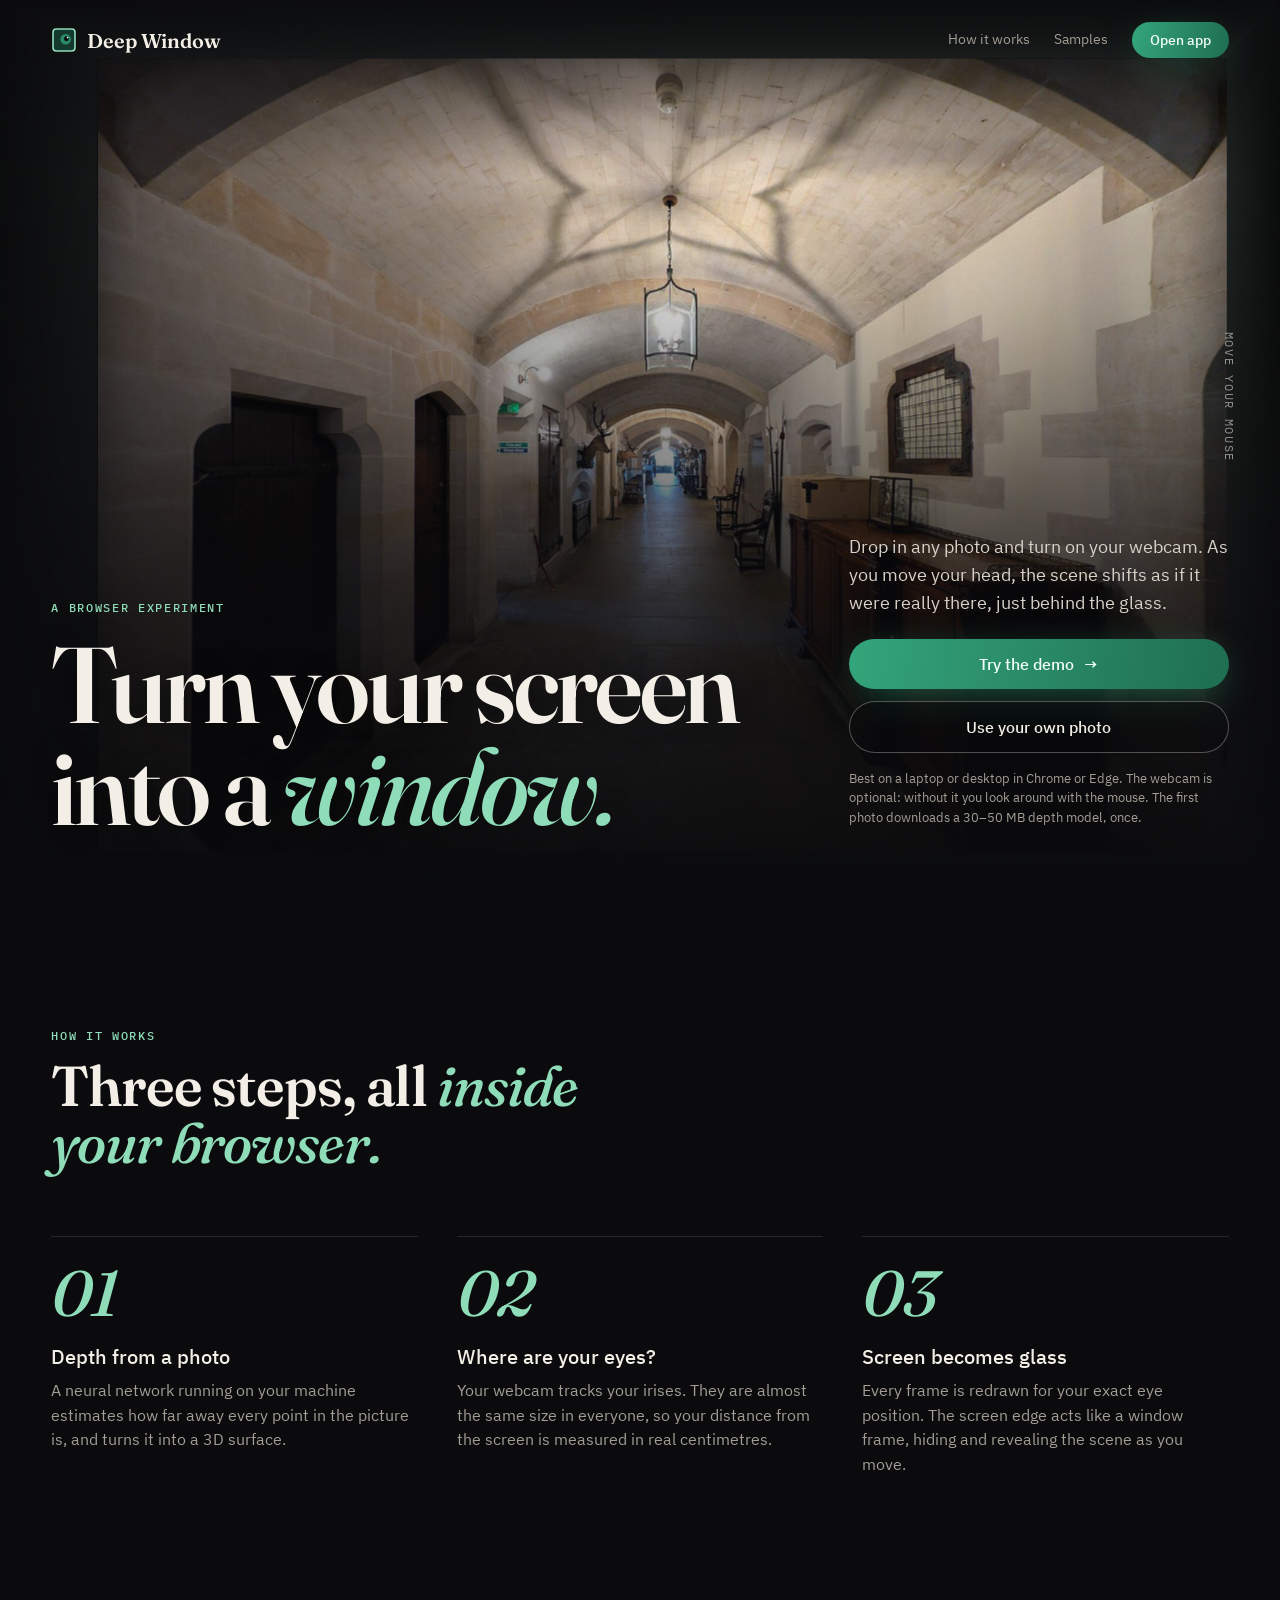
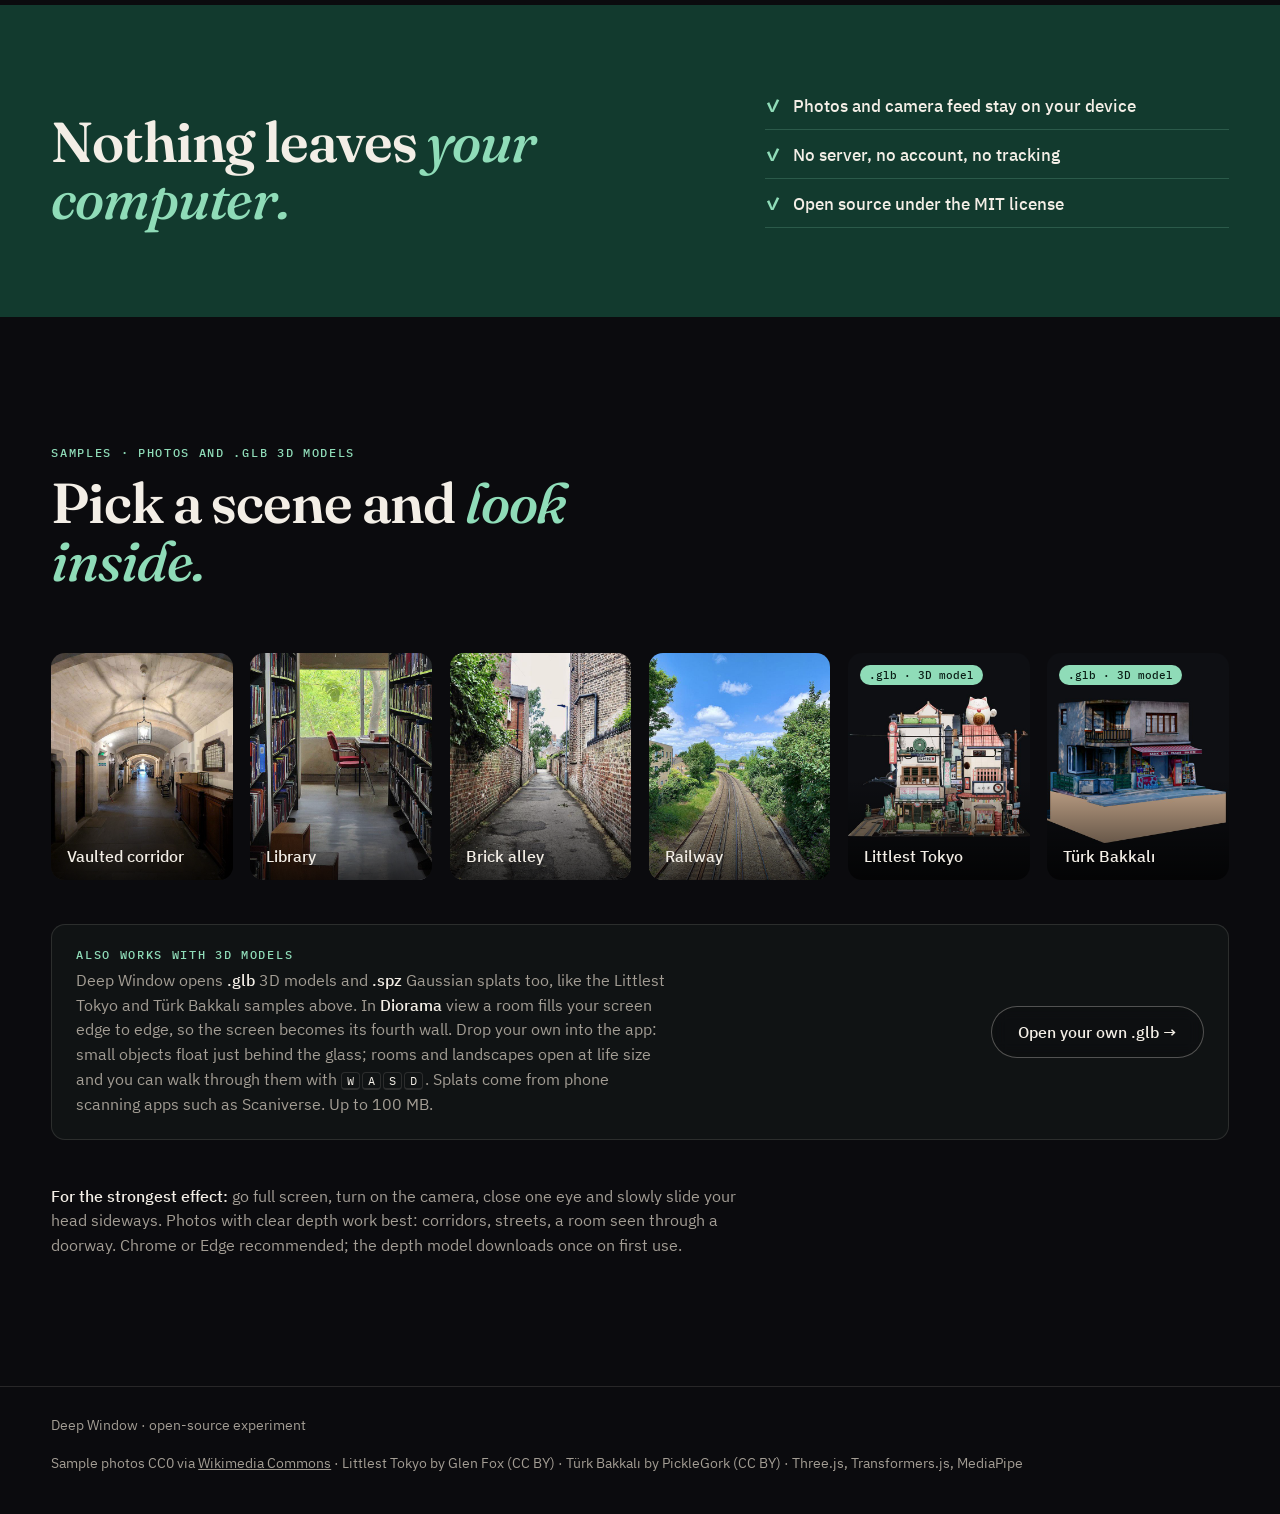
<file: index.html>
<!doctype html>
<html lang="en">
<head>
<meta charset="utf-8">
<meta name="viewport" content="width=device-width, initial-scale=1">
<title>Deep Window</title>
<meta name="description" content="Drop in a photo, turn on your webcam, and your screen becomes a window into the scene. Runs entirely in your browser.">
<!-- link previews (WhatsApp, X, LinkedIn, Slack…): image URLs must be absolute -->
<meta property="og:type" content="website">
<meta property="og:site_name" content="Deep Window">
<meta property="og:title" content="Deep Window: turn your screen into a window">
<meta property="og:description" content="Move your head and look into any photo, 3D model or splat. Runs entirely in your browser; nothing is uploaded.">
<meta property="og:url" content="https://alpakbaci.github.io/deepwindow/">
<meta property="og:image" content="https://alpakbaci.github.io/deepwindow/og.jpg">
<meta property="og:image:width" content="1200">
<meta property="og:image:height" content="630">
<meta property="og:image:alt" content="A vaulted corridor seen through the screen, with the title Turn your screen into a window.">
<meta name="twitter:card" content="summary_large_image">
<link rel="stylesheet" href="fonts/fonts.css">
<link rel="stylesheet" href="index.css">
<link rel="icon" href="favicon.svg" type="image/svg+xml">
</head>
<body>
<header class="hero">
  <div class="stage" id="stage" aria-hidden="true">
    <div class="box">
      <div class="wall top"></div><div class="wall bottom"></div><div class="wall left"></div><div class="wall right"></div>
      <div class="back"><img src="samples/corridor.jpg" alt=""></div>
    </div>
  </div>

  <nav>
    <a class="brand" href="./"><img src="favicon.svg" alt="" width="26" height="26">Deep Window</a>
    <div class="nav-links">
      <a href="#how">How it works</a>
      <a href="#samples">Samples</a>
      <a class="btn primary small" href="app.html">Open app</a>
    </div>
  </nav>

  <div class="hero-copy">
    <div>
      <p class="eyebrow">A browser experiment</p>
      <h1>Turn your screen into a <em>window.</em></h1>
    </div>
    <div class="hero-side">
      <p class="lede">Drop in any photo and turn on your webcam. As you move your head, the scene shifts as if it were really there, just behind the glass.</p>
      <div class="cta">
        <a class="btn primary" href="app.html">Try the demo <span aria-hidden="true">→</span></a>
        <a class="btn ghost" href="app.html#own">Use your own photo</a>
      </div>
      <p class="needs">Best on a laptop or desktop in Chrome or Edge. The webcam is optional: without it you look around with the mouse. The first photo downloads a 30–50 MB depth model, once.</p>
      <p class="phone-note" role="note">You are on a phone or tablet. Deep Window is made for a computer with a webcam; here you can look around by dragging, but head tracking will not line up with your screen.</p>
    </div>
  </div>
  <p class="hint" aria-hidden="true">Move your mouse</p>
</header>

<main>
  <section id="how" class="wrap" aria-labelledby="how-title">
    <p class="kicker">How it works</p>
    <h2 id="how-title">Three steps, all <em>inside your browser.</em></h2>
    <ol class="steps">
      <li><span class="n">01</span><h3>Depth from a photo</h3><p>A neural network running on your machine estimates how far away every point in the picture is, and turns it into a 3D surface.</p></li>
      <li><span class="n">02</span><h3>Where are your eyes?</h3><p>Your webcam tracks your irises. They are almost the same size in everyone, so your distance from the screen is measured in real centimetres.</p></li>
      <li><span class="n">03</span><h3>Screen becomes glass</h3><p>Every frame is redrawn for your exact eye position. The screen edge acts like a window frame, hiding and revealing the scene as you move.</p></li>
    </ol>
  </section>

  <div class="band" role="region" aria-label="Privacy">
    <h2>Nothing leaves <em>your computer.</em></h2>
    <ul class="facts">
      <li>Photos and camera feed stay on your device</li>
      <li>No server, no account, no tracking</li>
      <li>Open source under the MIT license</li>
    </ul>
  </div>

  <section id="samples" class="wrap" aria-labelledby="samples-title">
    <p class="kicker">Samples · photos and .glb 3D models</p>
    <h2 id="samples-title">Pick a scene and <em>look inside.</em></h2>
    <div class="cards">
      <a class="card" href="app.html?photo=corridor"><img src="samples/cards/corridor.jpg" alt="" loading="lazy"><span>Vaulted corridor</span></a>
      <a class="card" href="app.html?photo=library"><img src="samples/cards/library.jpg" alt="" loading="lazy"><span>Library</span></a>
      <a class="card" href="app.html?photo=alley"><img src="samples/cards/alley.jpg" alt="" loading="lazy"><span>Brick alley</span></a>
      <a class="card" href="app.html?photo=railway"><img src="samples/cards/railway.jpg" alt="" loading="lazy"><span>Railway</span></a>
      <a class="card" href="app.html?model=littlest-tokyo"><b class="tag">.glb · 3D model</b><img src="samples/cards/littlest-tokyo.jpg" alt="" loading="lazy"><span>Littlest Tokyo</span></a>
      <a class="card" href="app.html?model=turk-bakkal"><b class="tag">.glb · 3D model</b><img src="samples/cards/turk-bakkal.jpg" alt="" loading="lazy"><span>Türk Bakkalı</span></a>
    </div>
    <div class="callout">
      <div>
        <p class="kicker">Also works with 3D models</p>
        <p>Deep Window opens <b>.glb</b> 3D models and <b>.spz</b> Gaussian splats too, like the Littlest Tokyo and Türk Bakkalı samples above. In <b>Diorama</b> view a room fills your screen edge to edge, so the screen becomes its fourth wall. Drop your own into the app: small objects float just behind the glass; rooms and landscapes open at life size and you can walk through them with <kbd>W</kbd><kbd>A</kbd><kbd>S</kbd><kbd>D</kbd>. Splats come from phone scanning apps such as Scaniverse. Up to 100 MB.</p>
      </div>
      <a class="btn ghost" href="app.html#own">Open your own .glb →</a>
    </div>
    <p class="tips"><b>For the strongest effect:</b> go full screen, turn on the camera, close one eye and slowly slide your head sideways. Photos with clear depth work best: corridors, streets, a room seen through a doorway. Chrome or Edge recommended; the depth model downloads once on first use.</p>
  </section>
</main>

<footer>
  <span>Deep Window · open-source experiment</span>
  <span>Sample photos CC0 via <a href="samples/CREDITS.md">Wikimedia Commons</a> · Littlest Tokyo by Glen Fox (CC BY) · Türk Bakkalı by PickleGork (CC BY) · Three.js, Transformers.js, MediaPipe</span>
</footer>

<script src="index.js"></script>
</body>
</html>
</file>
<file: fonts/fonts.css>
/* Self-hosted fonts, so opening the site makes no request to a font service.
   Unmodified files from the official releases; licenses alongside (SIL Open Font License 1.1):
   Fraunces (google/fonts, ofl/fraunces) → Fraunces-OFL.txt
   IBM Plex Sans 1.1.0 and IBM Plex Mono 2.5.0 (@ibm/plex-sans, @ibm/plex-mono on npm) → IBM-Plex-OFL.txt */
@font-face{font-family:"Fraunces";src:url("Fraunces-Variable.ttf") format("truetype");font-weight:100 900;font-style:normal;font-display:swap}
@font-face{font-family:"Fraunces";src:url("Fraunces-Italic-Variable.ttf") format("truetype");font-weight:100 900;font-style:italic;font-display:swap}
@font-face{font-family:"IBM Plex Sans";src:url("IBMPlexSans-Regular.woff2") format("woff2");font-weight:400;font-style:normal;font-display:swap}
@font-face{font-family:"IBM Plex Sans";src:url("IBMPlexSans-Medium.woff2") format("woff2");font-weight:500;font-style:normal;font-display:swap}
@font-face{font-family:"IBM Plex Mono";src:url("IBMPlexMono-Regular.woff2") format("woff2");font-weight:400;font-style:normal;font-display:swap}
@font-face{font-family:"IBM Plex Mono";src:url("IBMPlexMono-Medium.woff2") format("woff2");font-weight:500;font-style:normal;font-display:swap}
</file>
<file: index.css>
/* Layout: full-viewport hero that is itself a CSS 3D window (shallow reveal, photo behind it) whose
   vanishing point follows the pointer → steps → deep green privacy band → edge-to-edge sample cards → footer. */
:root{
  --bg:#0b0b0e;
  --ink:#f3eee6;
  --dim:#a39d94;
  --edge:rgba(243,238,230,.12);
  --jade:#8fdcb8;      /* accent text on the dark background */
  --emerald:#2a8a66;   /* buttons */
  --forest:#123a2e;    /* privacy band */
  --grad:linear-gradient(100deg,#34a57a,#1f6e52);
  --display:"Fraunces",Georgia,serif;
  --body:"IBM Plex Sans",system-ui,sans-serif;
  --mono:"IBM Plex Mono",ui-monospace,monospace;
  --gutter:clamp(16px,4vw,56px);
  color-scheme:dark;
}
*{box-sizing:border-box}
html,body{margin:0;background:var(--bg);color:var(--ink);font:16px/1.55 var(--body)}
a{color:inherit}
.wrap{padding-left:var(--gutter);padding-right:var(--gutter)}

/* ---------- nav ---------- */
nav{position:absolute;z-index:5;top:0;left:0;right:0;display:flex;align-items:center;justify-content:space-between;padding:22px var(--gutter)}
.brand{font:600 20px var(--display);text-decoration:none;display:flex;align-items:center;gap:10px}
.brand img{display:block;width:26px;height:26px}
.nav-links{display:flex;gap:24px;align-items:center;font-size:14px}
.nav-links a{text-decoration:none;color:var(--dim)}
.nav-links a:hover{color:var(--ink)}

/* ---------- buttons ---------- */
.btn{display:inline-flex;align-items:center;gap:10px;font:500 16px var(--body);text-decoration:none;border-radius:999px;padding:15px 26px;transition:transform .15s,box-shadow .15s,background .15s}
.btn.primary{background:var(--grad);color:#f2fff8;box-shadow:0 10px 40px -12px rgba(52,165,122,.75)}
.btn.primary:hover{transform:translateY(-2px);box-shadow:0 16px 48px -12px rgba(52,165,122,.9)}
.btn.ghost{border:1px solid rgba(243,238,230,.3);background:rgba(11,11,14,.35);backdrop-filter:blur(8px);-webkit-backdrop-filter:blur(8px)}
.btn.ghost:hover{border-color:var(--ink)}
.btn.small{padding:9px 18px;font-size:14px}
.btn:focus-visible,a:focus-visible{outline:2px solid var(--jade);outline-offset:3px}

/* ---------- hero: CSS 3D tunnel ---------- */
.hero{position:relative;height:100vh;height:100svh;min-height:560px;overflow:hidden;isolation:isolate}
/* moving perspective-origin while the box stays put is exactly an off-axis projection */
.stage{position:absolute;inset:0;perspective:900px;perspective-origin:calc(50% + var(--ex,0) * 45%) calc(50% + var(--ey,0) * 45%)}
/* a shallow window reveal: plain walls from the glass back to the photo, lit from the scene side */
.box{position:absolute;inset:0;transform-style:preserve-3d;--d:120px}
.wall{position:absolute;backface-visibility:visible;background:linear-gradient(to var(--fade),#0d0f0e,#232826)}
.wall.top{left:0;top:0;width:100%;height:var(--d);transform-origin:top;transform:rotateX(-90deg);--fade:bottom}
.wall.bottom{left:0;bottom:0;width:100%;height:var(--d);transform-origin:bottom;transform:rotateX(90deg);--fade:top;filter:brightness(.7)}
.wall.left{left:0;top:0;width:var(--d);height:100%;transform-origin:left;transform:rotateY(90deg);--fade:right;filter:brightness(.85)}
.wall.right{right:0;top:0;width:var(--d);height:100%;transform-origin:right;transform:rotateY(-90deg);--fade:left;filter:brightness(.85)}
.back{position:absolute;inset:0;transform:translateZ(calc(var(--d) * -1));background:#000}
.back img{width:100%;height:100%;object-fit:cover;display:block}
.back::after{content:"";position:absolute;inset:0;box-shadow:inset 0 0 60px rgba(0,0,0,.55)}
/* scrim so the copy reads over the scene */
.hero::after{content:"";position:absolute;inset:0;z-index:1;pointer-events:none;
  background:linear-gradient(to top,rgba(11,11,14,.95) 0%,rgba(11,11,14,.7) 34%,rgba(11,11,14,.15) 68%,rgba(11,11,14,0) 80%),
             linear-gradient(to right,rgba(11,11,14,.55),rgba(11,11,14,0) 55%),
             linear-gradient(to bottom,rgba(11,11,14,.6),rgba(11,11,14,0) 20%)}
h1{text-shadow:0 2px 30px rgba(0,0,0,.45)}
.hero-copy{position:absolute;z-index:2;left:var(--gutter);right:var(--gutter);bottom:clamp(32px,7vh,72px);
  display:grid;grid-template-columns:minmax(0,1fr) auto;gap:24px 48px;align-items:end}
.eyebrow{font:500 12px var(--mono);letter-spacing:.14em;text-transform:uppercase;color:var(--jade);margin:0 0 18px}
h1{font:600 clamp(46px,8.4vw,132px)/.95 var(--display);letter-spacing:-.025em;margin:0}
h1 em{font-style:italic;font-weight:500;color:var(--jade)}
.hero-side{max-width:380px;display:flex;flex-direction:column;gap:22px;padding-bottom:10px}
.lede{font-size:18px;color:#d8d2c8;margin:0}
.cta{display:flex;gap:12px;flex-wrap:wrap}
/* both actions the same width, side by side or stacked */
.cta .btn{flex:1 1 0;min-width:200px;justify-content:center}
.needs{font-size:13px;line-height:1.5;color:var(--dim);margin:-6px 0 0}
/* only shown on touch-first devices, where head tracking can't match the screen */
.phone-note{display:none;font-size:13px;line-height:1.5;margin:0;padding:10px 12px;border-left:2px solid var(--jade);background:rgba(11,11,14,.55);color:var(--ink)}
@media (pointer:coarse) and (hover:none){.phone-note{display:block}}
.hint{position:absolute;z-index:2;top:50%;right:var(--gutter);transform:translateY(-50%) rotate(90deg);transform-origin:right center;font:12px var(--mono);letter-spacing:.14em;text-transform:uppercase;color:rgba(243,238,230,.55)}

/* ---------- sections ---------- */
section{padding:clamp(64px,10vw,128px) 0}
.kicker{font:500 12px var(--mono);letter-spacing:.14em;text-transform:uppercase;color:var(--jade);margin:0 0 14px}
h2{font:600 clamp(32px,4.4vw,60px)/1.02 var(--display);letter-spacing:-.02em;margin:0 0 clamp(36px,5vw,64px);max-width:16ch}
h2 em{font-style:italic;font-weight:500;color:var(--jade)}

.steps{display:grid;grid-template-columns:repeat(3,1fr);gap:clamp(20px,3vw,40px);list-style:none;margin:0;padding:0}
.steps li{border-top:1px solid var(--edge);padding-top:24px}
.steps .n{display:block;font:500 clamp(48px,5vw,72px)/1 var(--display);font-style:italic;color:var(--jade);margin-bottom:18px}
.steps h3{font:500 20px var(--body);margin:0 0 8px}
.steps p{margin:0;color:var(--dim)}

.band{background:var(--forest);color:var(--ink);padding:clamp(48px,7vw,96px) var(--gutter);display:grid;grid-template-columns:minmax(0,1.4fr) minmax(0,1fr);gap:32px 64px;align-items:end}
.band h2{color:inherit;margin:0;max-width:14ch}
.band h2 em{color:var(--jade)}
.facts{list-style:none;margin:0;padding:0;display:grid;gap:14px;font:500 17px var(--body)}
.facts li{display:flex;gap:12px;align-items:baseline;border-bottom:1px solid rgba(143,220,184,.2);padding-bottom:12px}
.facts li::before{content:"✓";font-weight:600;color:var(--jade)}

.cards{display:grid;grid-template-columns:repeat(6,1fr);gap:clamp(10px,1.4vw,18px)}
.card .tag{position:absolute;z-index:1;top:12px;left:12px;font:500 11px var(--mono);color:#0b1f17;background:var(--jade);border-radius:999px;padding:3px 9px}
.card{position:relative;display:block;aspect-ratio:4/5;border-radius:14px;overflow:hidden;text-decoration:none;background:#16151a}
.card img{width:100%;height:100%;object-fit:cover;display:block;transition:transform .5s cubic-bezier(.2,.7,.2,1)}
.card::after{content:"";position:absolute;inset:0;background:linear-gradient(to top,rgba(0,0,0,.75),rgba(0,0,0,0) 45%);transition:opacity .3s}
.card span{position:absolute;z-index:1;left:16px;right:16px;bottom:14px;font:500 16px var(--body);display:flex;justify-content:space-between;align-items:center}
.card span::after{content:"→";color:var(--jade);transform:translateX(-6px);opacity:0;transition:.25s}
.card:hover img,.card:focus-visible img{transform:scale(1.06)}
.card:hover span::after,.card:focus-visible span::after{transform:none;opacity:1}
.callout{margin-top:clamp(28px,4vw,44px);border:1px solid var(--edge);border-radius:14px;padding:22px 24px;display:flex;gap:20px 32px;align-items:center;justify-content:space-between;flex-wrap:wrap;background:rgba(143,220,184,.04)}
.callout .kicker{margin-bottom:6px}
.callout p:last-child{margin:0;max-width:60ch;color:var(--dim)}
.callout b{color:var(--ink);font-weight:500}
kbd{font:12px var(--mono);color:var(--ink);border:1px solid var(--edge);border-bottom-width:2px;border-radius:4px;padding:0 5px;margin-right:2px}
.tips{margin:clamp(28px,4vw,44px) 0 0;color:var(--dim);max-width:72ch}
.tips b{color:var(--ink);font-weight:500}

footer{border-top:1px solid var(--edge);padding:28px var(--gutter) 40px;font-size:14px;color:var(--dim);display:flex;gap:16px;flex-wrap:wrap;justify-content:space-between}

@media (max-width:900px){
  .hero-copy{grid-template-columns:1fr}
  .hint{display:none}
  .steps{grid-template-columns:1fr}
  .band{grid-template-columns:1fr}
  .cards{grid-template-columns:none;grid-auto-flow:column;grid-auto-columns:minmax(200px,62%);overflow-x:auto;scroll-snap-type:x mandatory;margin:0 calc(var(--gutter) * -1);padding:0 var(--gutter);scrollbar-width:none}
  .card{scroll-snap-align:start}
  .box{--d:80px}
  .nav-links a:not(.btn){display:none}
}
@media (prefers-reduced-motion:reduce){*{transition:none!important}}
</file>
